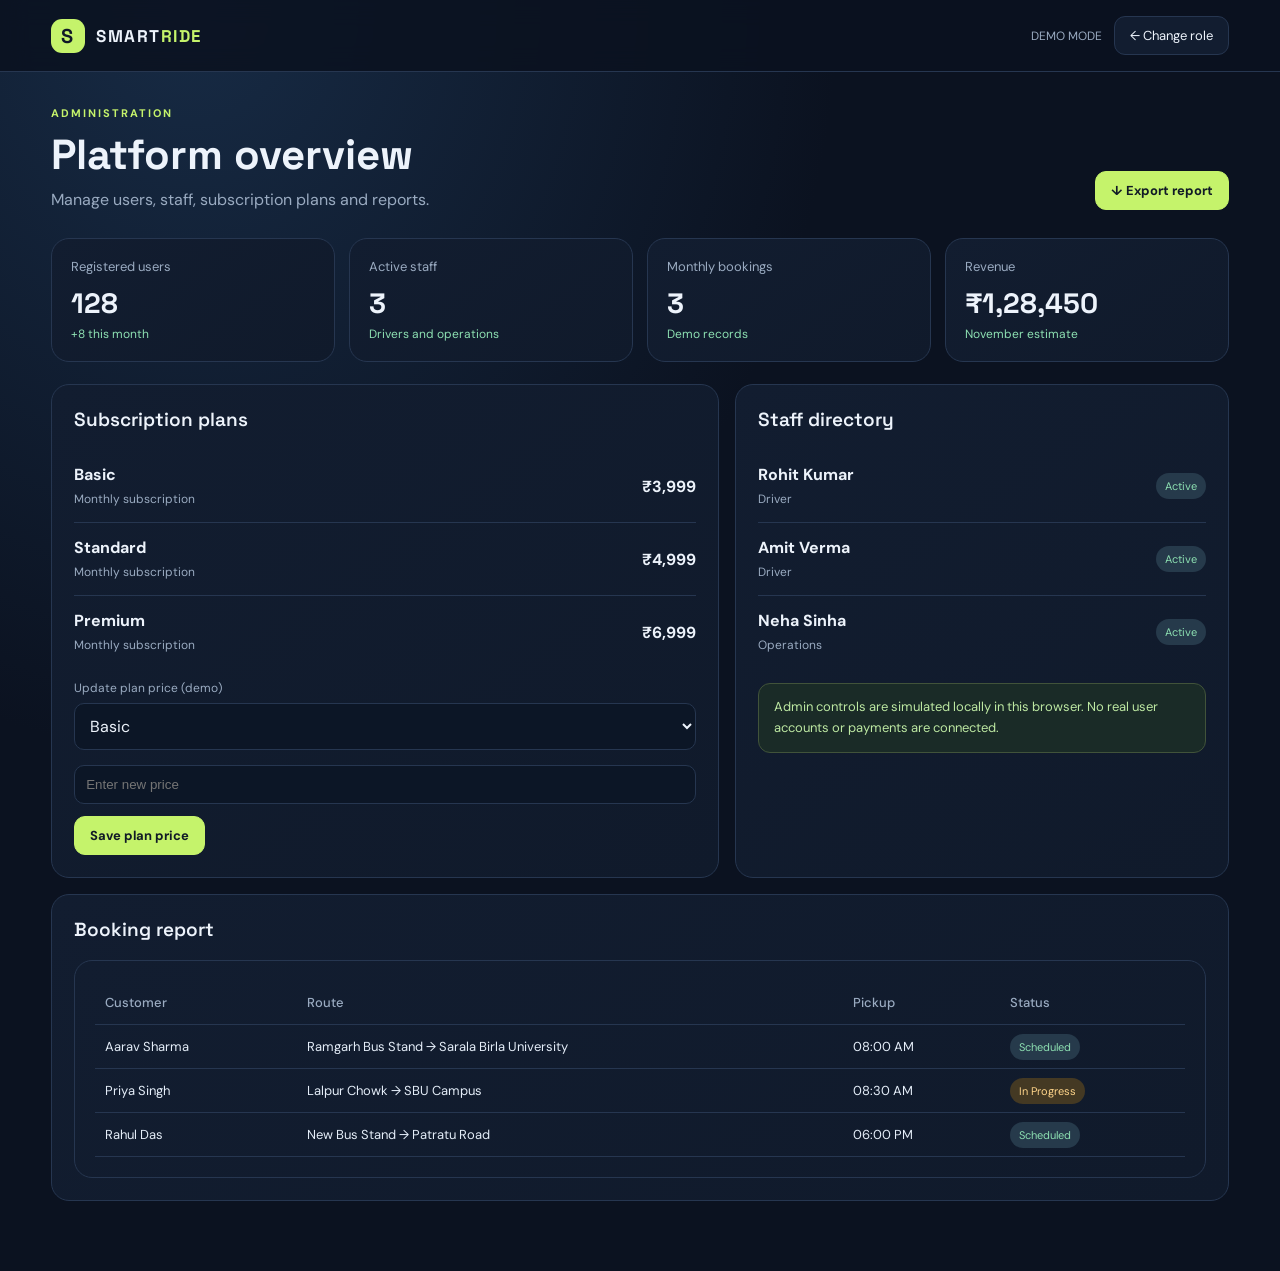
<file: admin.html>
<!DOCTYPE html>
<html lang="en"><head><meta charset="UTF-8"><meta name="viewport" content="width=device-width, initial-scale=1.0"><title>Smart Ride | Admin Dashboard</title><link rel="stylesheet" href="style.css"></head>
<body data-role="admin">
<header class="topbar"><a class="brand" href="portal.html"><span class="brand-mark">S</span><span>SMART<span class="accent">RIDE</span></span></a><div class="top-actions"><span class="muted" style="font-size:12px">DEMO MODE</span><a class="back-link" href="portal.html">← Change role</a></div></header>
<main class="dashboard" id="app"><div class="empty">Loading dashboard…</div></main><div id="toast" class="toast" role="status" aria-live="polite"></div><script src="app.js"></script>
</body></html>
</file>
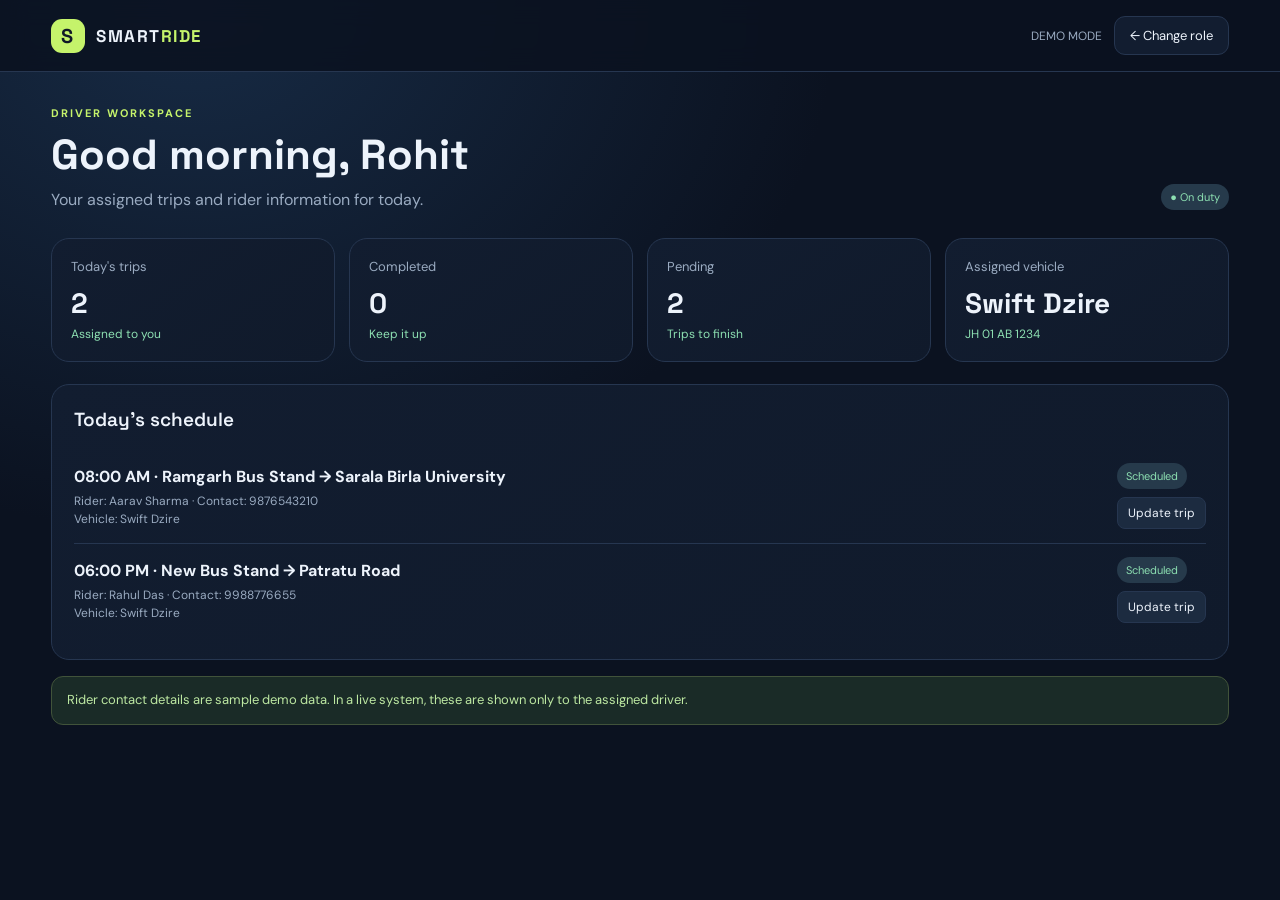
<file: driver.html>
<!DOCTYPE html>
<html lang="en"><head><meta charset="UTF-8"><meta name="viewport" content="width=device-width, initial-scale=1.0"><title>Smart Ride | Driver Dashboard</title><link rel="stylesheet" href="style.css"></head>
<body data-role="driver">
<header class="topbar"><a class="brand" href="portal.html"><span class="brand-mark">S</span><span>SMART<span class="accent">RIDE</span></span></a><div class="top-actions"><span class="muted" style="font-size:12px">DEMO MODE</span><a class="back-link" href="portal.html">← Change role</a></div></header>
<main class="dashboard" id="app"><div class="empty">Loading dashboard…</div></main><div id="toast" class="toast" role="status" aria-live="polite"></div><script src="app.js"></script>
</body></html>
</file>
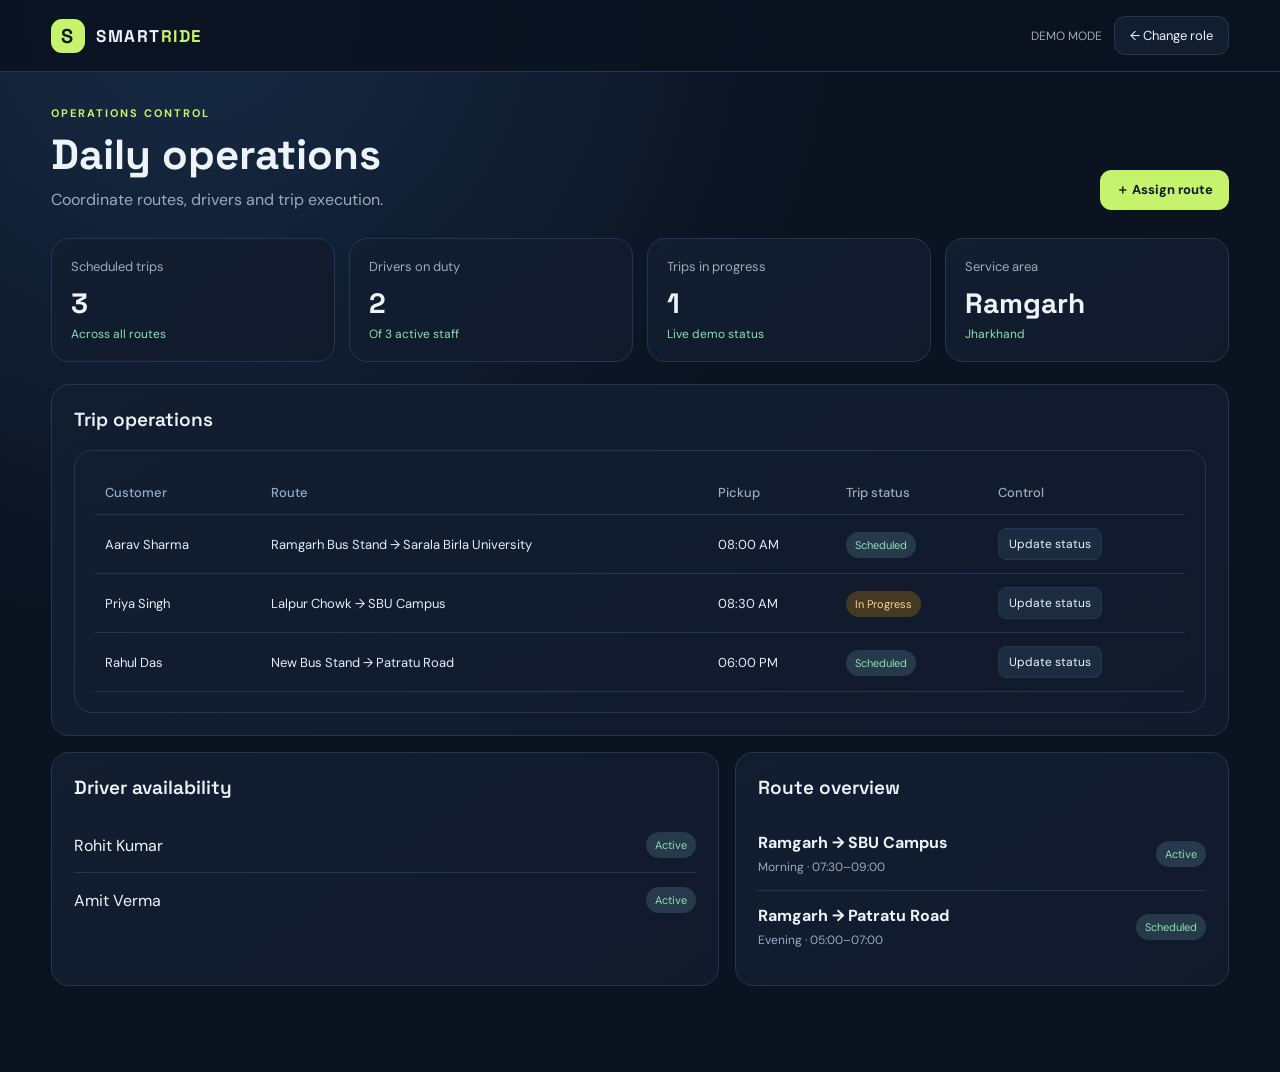
<file: management.html>
<!DOCTYPE html>
<html lang="en"><head><meta charset="UTF-8"><meta name="viewport" content="width=device-width, initial-scale=1.0"><title>Smart Ride | Management Dashboard</title><link rel="stylesheet" href="style.css"></head>
<body data-role="management">
<header class="topbar"><a class="brand" href="portal.html"><span class="brand-mark">S</span><span>SMART<span class="accent">RIDE</span></span></a><div class="top-actions"><span class="muted" style="font-size:12px">DEMO MODE</span><a class="back-link" href="portal.html">← Change role</a></div></header>
<main class="dashboard" id="app"><div class="empty">Loading dashboard…</div></main><div id="toast" class="toast" role="status" aria-live="polite"></div><script src="app.js"></script>
</body></html>
</file>
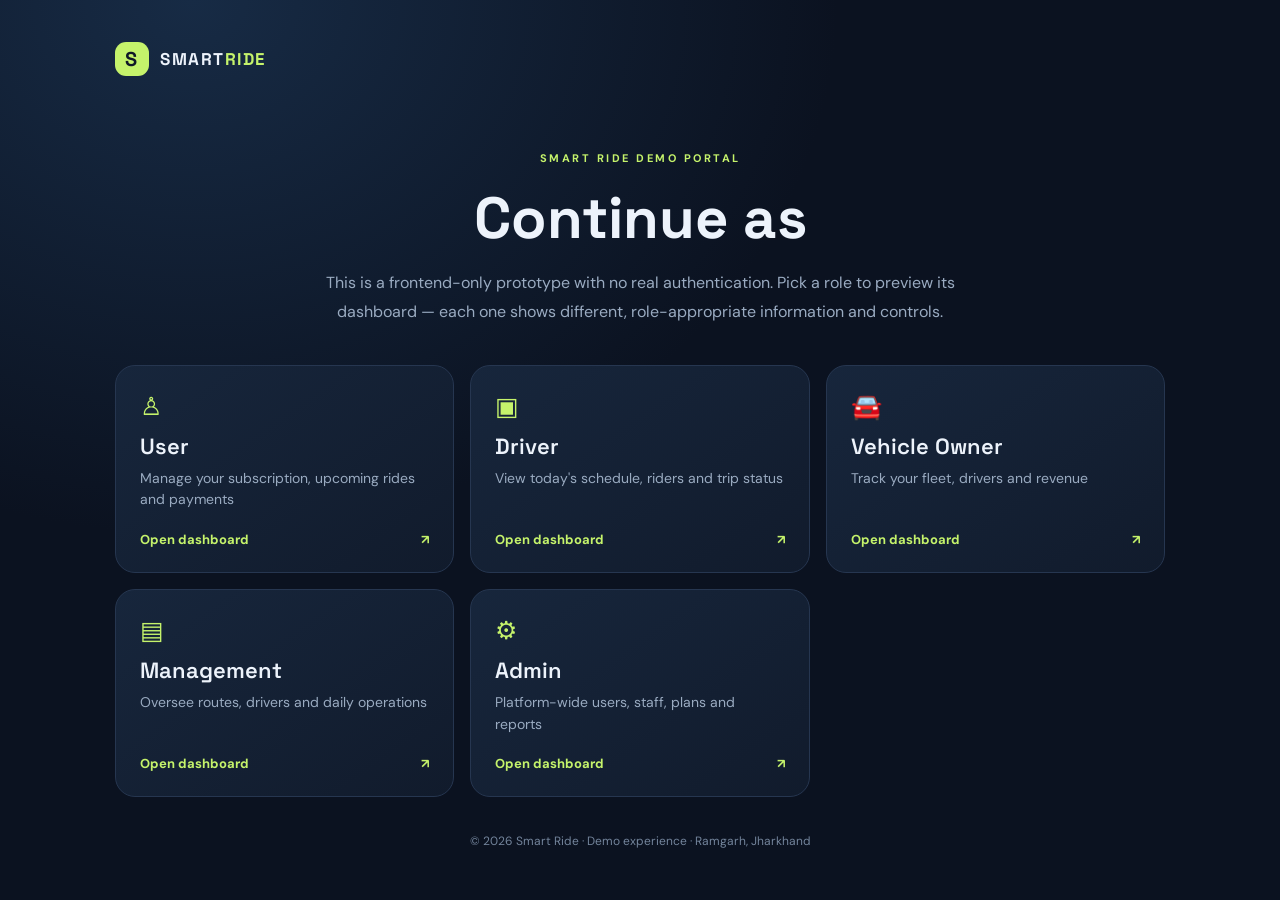
<file: portal.html>
<!DOCTYPE html>
<html lang="en">
<head>
  <meta charset="UTF-8"><meta name="viewport" content="width=device-width, initial-scale=1.0">
  <title>SmartRide | Choose Your Dashboard</title><link rel="stylesheet" href="style.css">
</head>
<body class="portal-body">
  <main class="portal-wrap">
    <div class="brand"><span class="brand-mark">S</span><span>SMART<span class="accent">RIDE</span></span></div>
    <section class="portal-heading">
      <span class="eyebrow">SMART RIDE DEMO PORTAL</span>
      <h1>Continue as</h1>
      <p>This is a frontend-only prototype with no real authentication. Pick a role to preview its dashboard — each one shows different, role-appropriate information and controls.</p>
    </section>
    <section class="role-grid">
      <a class="role-card" href="user.html"><span class="role-icon">♙</span><span class="role-name">User</span><span class="role-desc">Manage your subscription, upcoming rides and payments</span><span class="role-link">Open dashboard <b>↗</b></span></a>
      <a class="role-card" href="driver.html"><span class="role-icon">▣</span><span class="role-name">Driver</span><span class="role-desc">View today's schedule, riders and trip status</span><span class="role-link">Open dashboard <b>↗</b></span></a>
      <a class="role-card" href="vehicle-owner.html"><span class="role-icon">🚘</span><span class="role-name">Vehicle Owner</span><span class="role-desc">Track your fleet, drivers and revenue</span><span class="role-link">Open dashboard <b>↗</b></span></a>
      <a class="role-card" href="management.html"><span class="role-icon">▤</span><span class="role-name">Management</span><span class="role-desc">Oversee routes, drivers and daily operations</span><span class="role-link">Open dashboard <b>↗</b></span></a>
      <a class="role-card" href="admin.html"><span class="role-icon">⚙</span><span class="role-name">Admin</span><span class="role-desc">Platform-wide users, staff, plans and reports</span><span class="role-link">Open dashboard <b>↗</b></span></a>
    </section>
    <footer class="portal-foot">© 2026 Smart Ride · Demo experience · Ramgarh, Jharkhand</footer>
  </main>
</body>
</html>
</file>
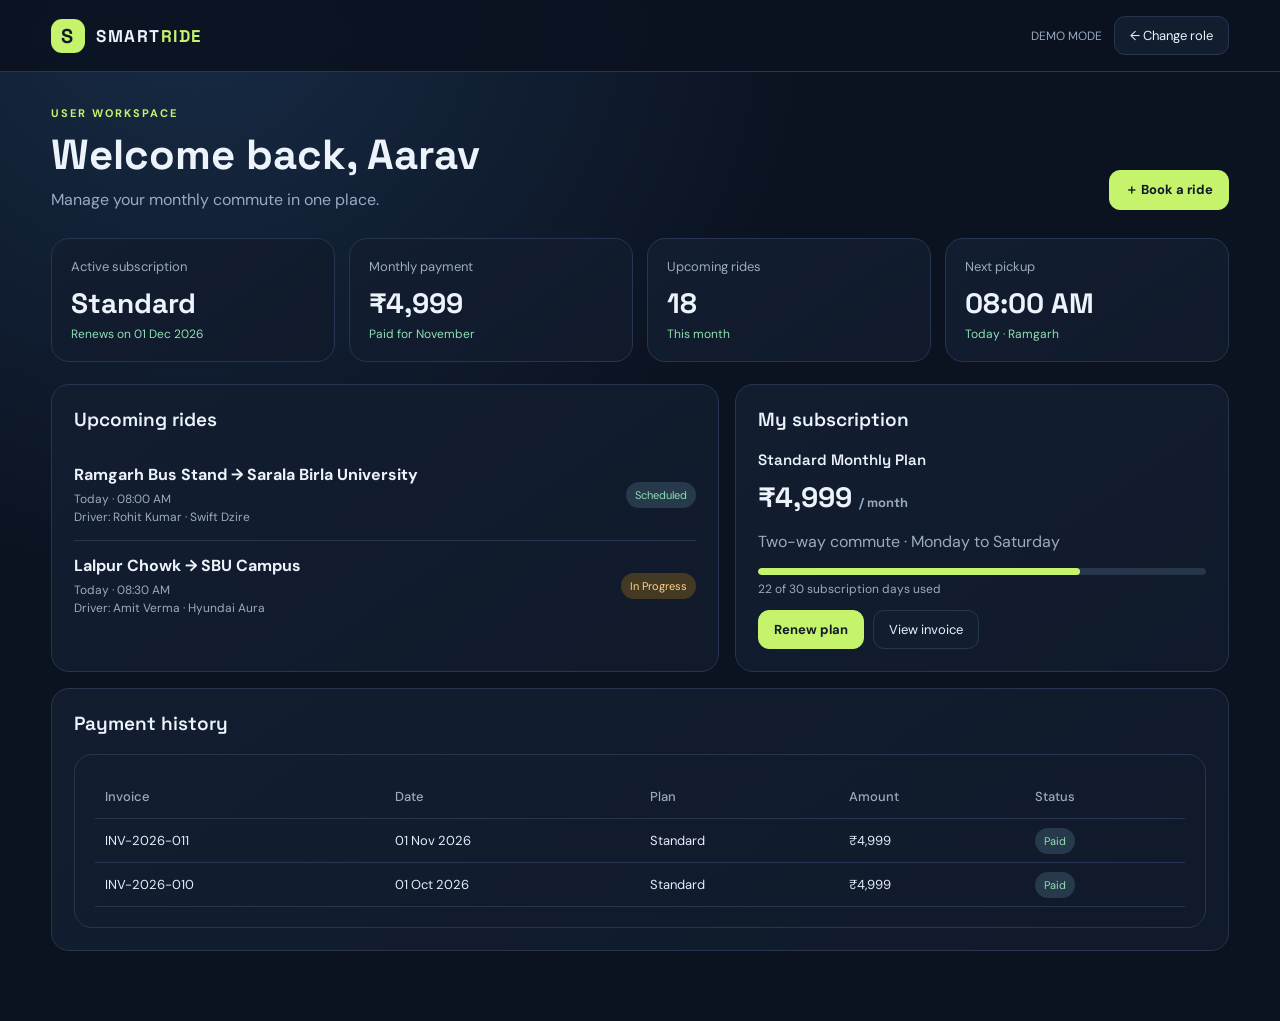
<file: user.html>
<!DOCTYPE html>
<html lang="en"><head><meta charset="UTF-8"><meta name="viewport" content="width=device-width, initial-scale=1.0"><title>Smart Ride | User Dashboard</title><link rel="stylesheet" href="style.css"></head>
<body data-role="user">
<header class="topbar"><a class="brand" href="portal.html"><span class="brand-mark">S</span><span>SMART<span class="accent">RIDE</span></span></a><div class="top-actions"><span class="muted" style="font-size:12px">DEMO MODE</span><a class="back-link" href="portal.html">← Change role</a></div></header>
<main class="dashboard" id="app"><div class="empty">Loading dashboard…</div></main><div id="toast" class="toast" role="status" aria-live="polite"></div><script src="app.js"></script>
</body></html>
</file>
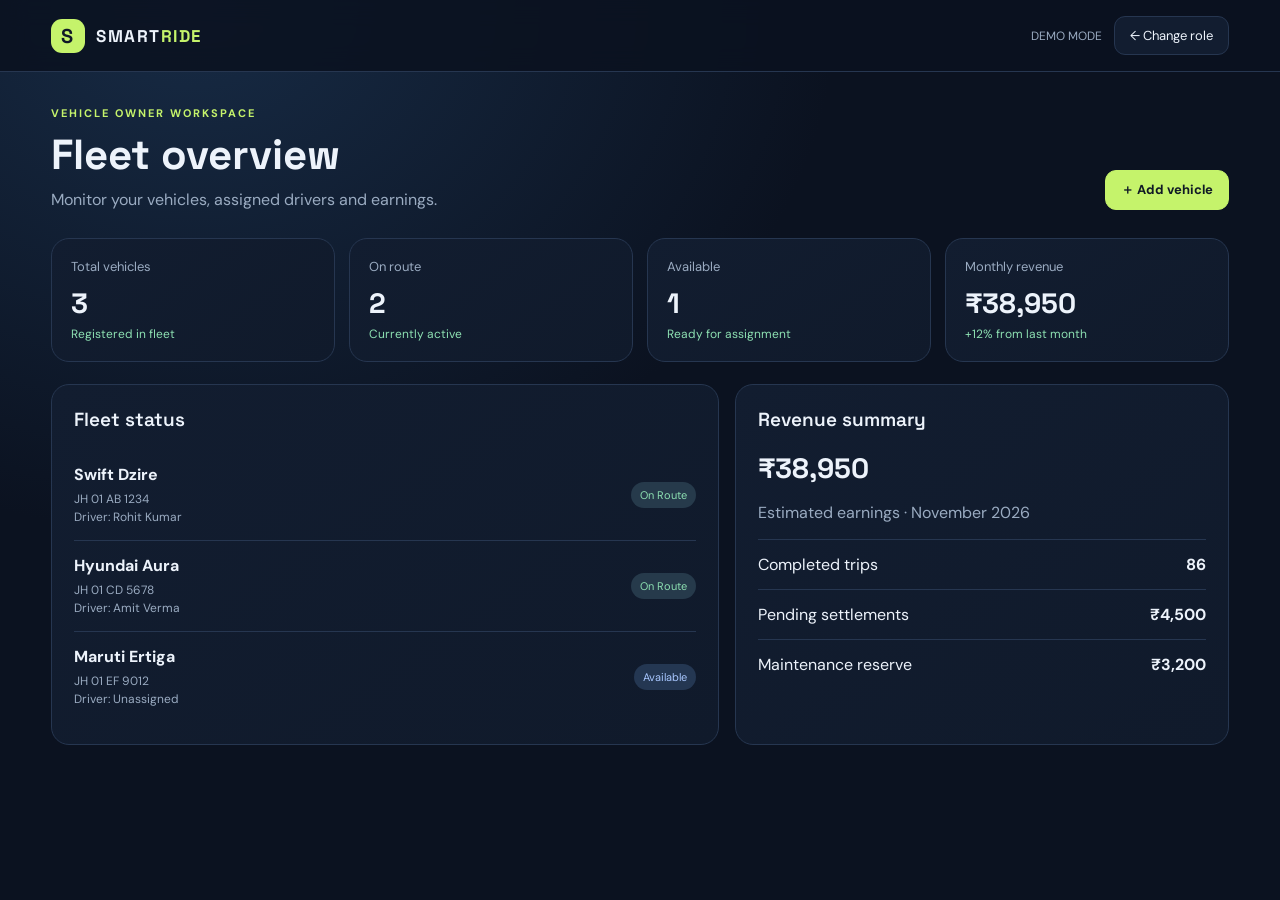
<file: vehicle-owner.html>
<!DOCTYPE html>
<html lang="en"><head><meta charset="UTF-8"><meta name="viewport" content="width=device-width, initial-scale=1.0"><title>Smart Ride | Vehicle Owner Dashboard</title><link rel="stylesheet" href="style.css"></head>
<body data-role="owner">
<header class="topbar"><a class="brand" href="portal.html"><span class="brand-mark">S</span><span>SMART<span class="accent">RIDE</span></span></a><div class="top-actions"><span class="muted" style="font-size:12px">DEMO MODE</span><a class="back-link" href="portal.html">← Change role</a></div></header>
<main class="dashboard" id="app"><div class="empty">Loading dashboard…</div></main><div id="toast" class="toast" role="status" aria-live="polite"></div><script src="app.js"></script>
</body></html>
</file>
<file: style.css>
@import url('https://fonts.googleapis.com/css2?family=DM+Sans:wght@400;500;600;700&family=Space+Grotesk:wght@500;600;700&display=swap');
:root{--bg:#0b1220;--panel:#121d30;--panel2:#17243a;--line:#263650;--text:#edf3fb;--muted:#9aabc1;--lime:#c5f36b;--blue:#80b7ff;--red:#ff8b8b;--green:#8de0b2;--radius:18px}
*{box-sizing:border-box}body{margin:0;background:radial-gradient(ellipse at 15% 0%,#172b45 0,transparent 42%),var(--bg);color:var(--text);font-family:'DM Sans',sans-serif;min-height:100vh}a{color:inherit;text-decoration:none}button,select{font:inherit}.accent{color:var(--lime)}.brand{display:flex;align-items:center;gap:11px;font:700 17px 'Space Grotesk';letter-spacing:1.5px}.brand-mark{display:grid;place-items:center;width:34px;height:34px;background:var(--lime);color:#101827;border-radius:11px;font-size:20px}.portal-wrap{width:min(1050px,92%);margin:0 auto;padding:42px 0 24px}.portal-heading{max-width:700px;margin:70px auto 38px;text-align:center}.eyebrow{font-size:11px;letter-spacing:2.5px;color:var(--lime);font-weight:700}.portal-heading h1{font:700 clamp(38px,6vw,58px) 'Space Grotesk';margin:14px 0}.portal-heading p{color:var(--muted);font-size:16px;line-height:1.8;margin:0}.role-grid{display:grid;grid-template-columns:repeat(3,1fr);gap:16px}.role-card{background:linear-gradient(145deg,#17263c,#111b2c);border:1px solid var(--line);border-radius:20px;padding:24px;min-height:205px;display:flex;flex-direction:column;transition:.2s}.role-card:hover{transform:translateY(-5px);border-color:var(--lime);box-shadow:0 15px 35px #0004}.role-icon{font-size:25px;color:var(--lime);height:42px}.role-name{font:600 22px 'Space Grotesk';margin-bottom:8px}.role-desc{color:var(--muted);line-height:1.55;font-size:14px;flex:1}.role-link{color:var(--lime);font-size:13px;font-weight:700;margin-top:20px;display:flex;justify-content:space-between}.portal-foot{text-align:center;color:#73849b;font-size:12px;padding:36px 0 0}
.topbar{height:72px;border-bottom:1px solid var(--line);display:flex;align-items:center;justify-content:space-between;padding:0 max(4%,calc((100% - 1180px)/2));background:#0b1220dd;position:sticky;top:0;z-index:5;backdrop-filter:blur(12px)}.top-actions{display:flex;align-items:center;gap:12px}.back-link,.btn{border:1px solid var(--line);padding:10px 15px;border-radius:11px;color:var(--text);background:var(--panel);font-size:13px;cursor:pointer}.btn.primary{background:var(--lime);color:#111a26;border-color:var(--lime);font-weight:700}.btn:hover,.back-link:hover{border-color:var(--lime)}.dashboard{width:min(1180px,92%);margin:34px auto 70px}.dash-head{display:flex;align-items:flex-end;justify-content:space-between;gap:20px;margin-bottom:28px}.dash-head h1{font:700 clamp(30px,4vw,42px) 'Space Grotesk';margin:8px 0}.dash-head p{margin:0;color:var(--muted)}.eyebrow-small{color:var(--lime);font-size:11px;letter-spacing:2px;font-weight:700}.stats{display:grid;grid-template-columns:repeat(4,1fr);gap:14px;margin-bottom:22px}.stat,.panel,.table-panel{background:linear-gradient(145deg,var(--panel),#101a2b);border:1px solid var(--line);border-radius:var(--radius)}.stat{padding:19px}.stat-label{color:var(--muted);font-size:13px}.stat-value{font:700 28px 'Space Grotesk';margin-top:10px}.stat-note{color:var(--green);font-size:12px;margin-top:5px}.content-grid{display:grid;grid-template-columns:1.35fr 1fr;gap:16px}.panel{padding:22px;margin-bottom:16px}.panel h2,.table-panel h2{font:600 19px 'Space Grotesk';margin:0 0 18px}.panel h3{font:600 15px 'Space Grotesk';margin:0 0 8px}.muted{color:var(--muted)}.ride-card,.list-row{display:flex;align-items:center;justify-content:space-between;gap:15px;padding:14px 0;border-top:1px solid var(--line)}.ride-card:first-of-type,.list-row:first-of-type{border-top:0}.ride-title{font-weight:700}.ride-sub{font-size:12px;color:var(--muted);margin-top:5px;line-height:1.5}.pill{font-size:11px;padding:6px 9px;border-radius:99px;background:#263a4b;color:var(--green);white-space:nowrap}.pill.pending{color:#ffd58a;background:#443923}.pill.done{color:#a8c7ff;background:#243752}.pill.cancel{color:var(--red);background:#432a32}.field{display:flex;flex-direction:column;gap:7px;margin:12px 0}.field label{font-size:12px;color:var(--muted)}.field select{background:#0c1626;color:var(--text);border:1px solid var(--line);padding:11px;border-radius:10px}.action-row{display:flex;gap:9px;flex-wrap:wrap;margin-top:12px}.table-panel{padding:20px;overflow:auto}.data-table{width:100%;border-collapse:collapse;min-width:560px}.data-table th,.data-table td{text-align:left;padding:13px 10px;border-bottom:1px solid var(--line);font-size:13px}.data-table th{color:var(--muted);font-weight:500}.data-table td{color:#e4edf8}.small-btn{border:1px solid var(--line);background:#1c2b40;color:var(--text);padding:7px 10px;border-radius:8px;cursor:pointer;font-size:12px}.small-btn:hover{border-color:var(--lime)}.notice{padding:13px 15px;border:1px solid #41533a;background:#1a2b27;color:#bde8a2;border-radius:12px;font-size:13px;line-height:1.6;margin-top:15px}.bar{height:7px;background:#27364b;border-radius:10px;overflow:hidden;margin-top:9px}.bar span{display:block;height:100%;background:var(--lime);border-radius:10px}.empty{padding:22px;text-align:center;color:var(--muted);border:1px dashed var(--line);border-radius:12px}.toast{position:fixed;bottom:22px;right:22px;background:var(--lime);color:#101827;padding:12px 18px;border-radius:10px;font-weight:700;opacity:0;transform:translateY(10px);transition:.2s;pointer-events:none;z-index:20}.toast.show{opacity:1;transform:translateY(0)}
@media(max-width:850px){.role-grid{grid-template-columns:repeat(2,1fr)}.stats{grid-template-columns:repeat(2,1fr)}.content-grid{grid-template-columns:1fr}}@media(max-width:560px){.portal-wrap{padding-top:25px}.portal-heading{margin:48px auto 28px}.role-grid{grid-template-columns:1fr}.role-card{min-height:175px}.topbar{padding:0 4%;height:64px}.dashboard{margin-top:25px}.dash-head{align-items:flex-start;flex-direction:column}.stats{gap:9px}.stat{padding:14px}.stat-value{font-size:23px}.panel{padding:17px}}
</file>
